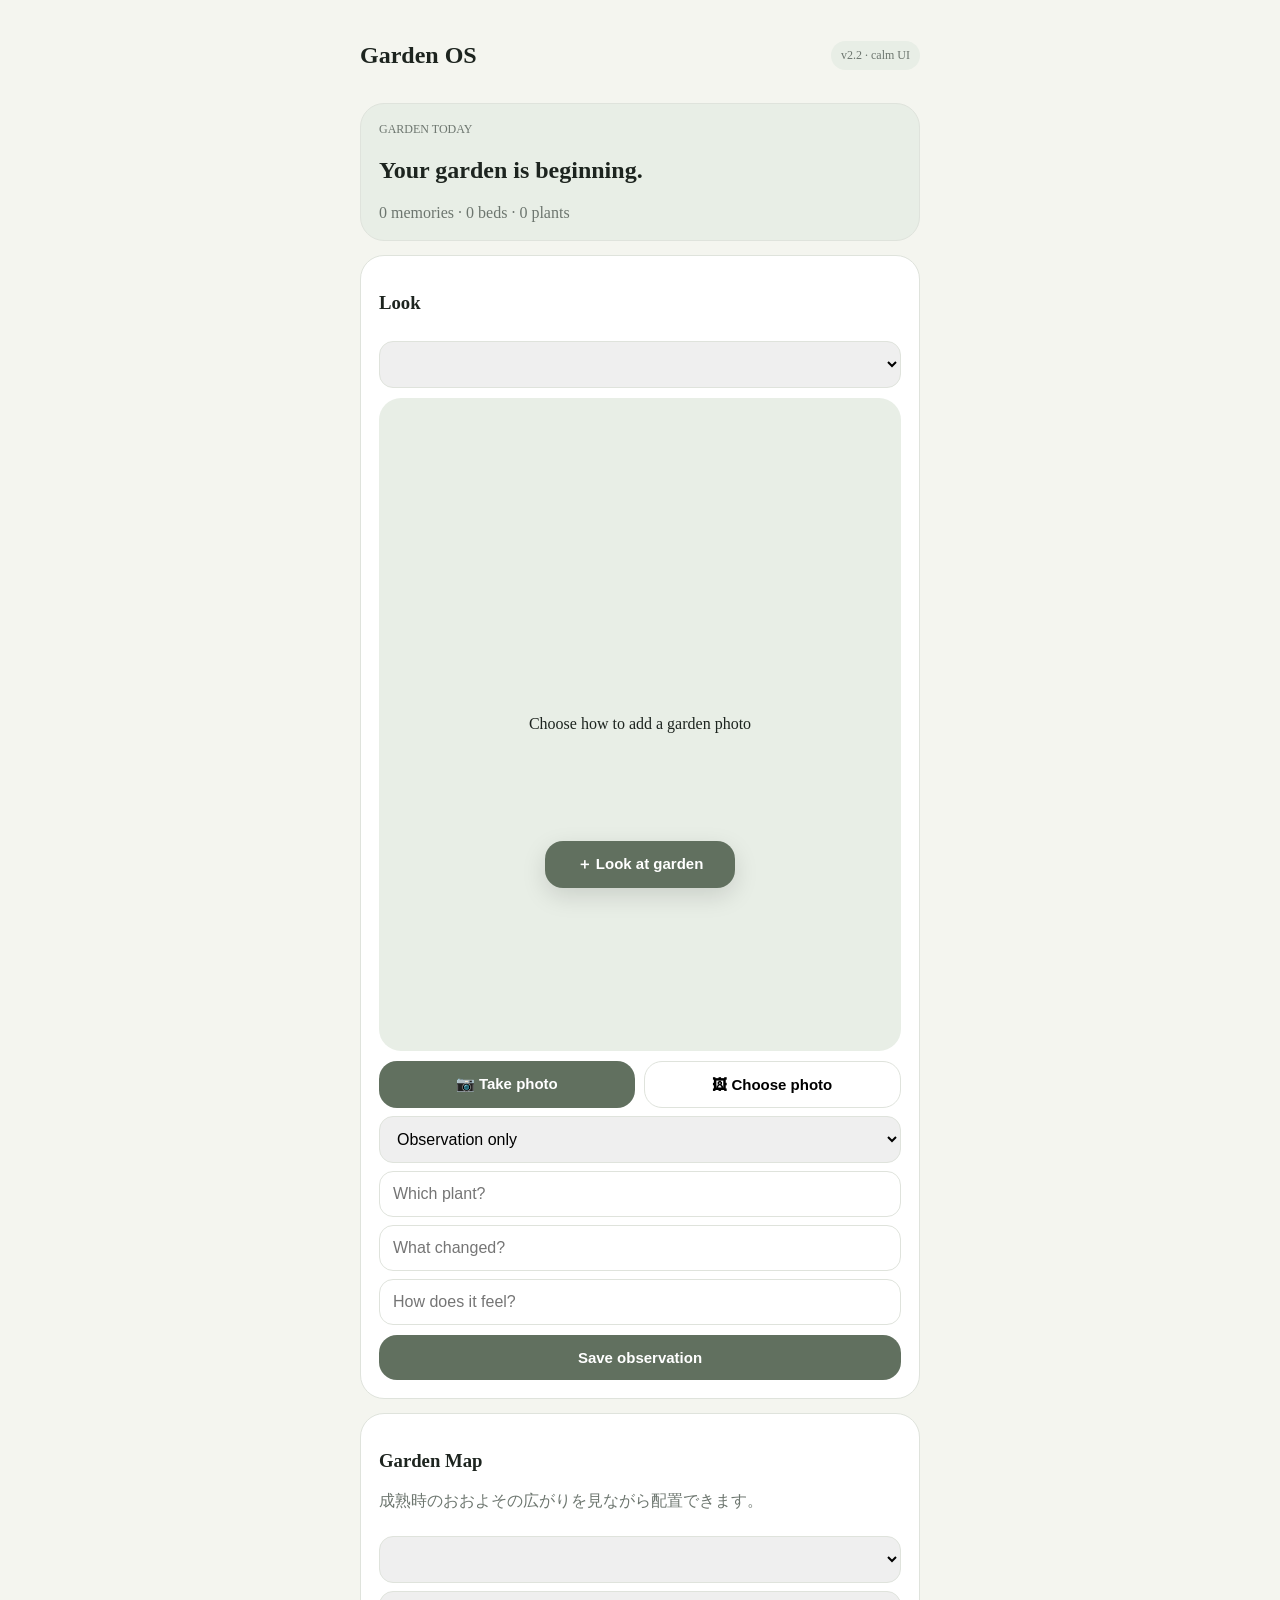
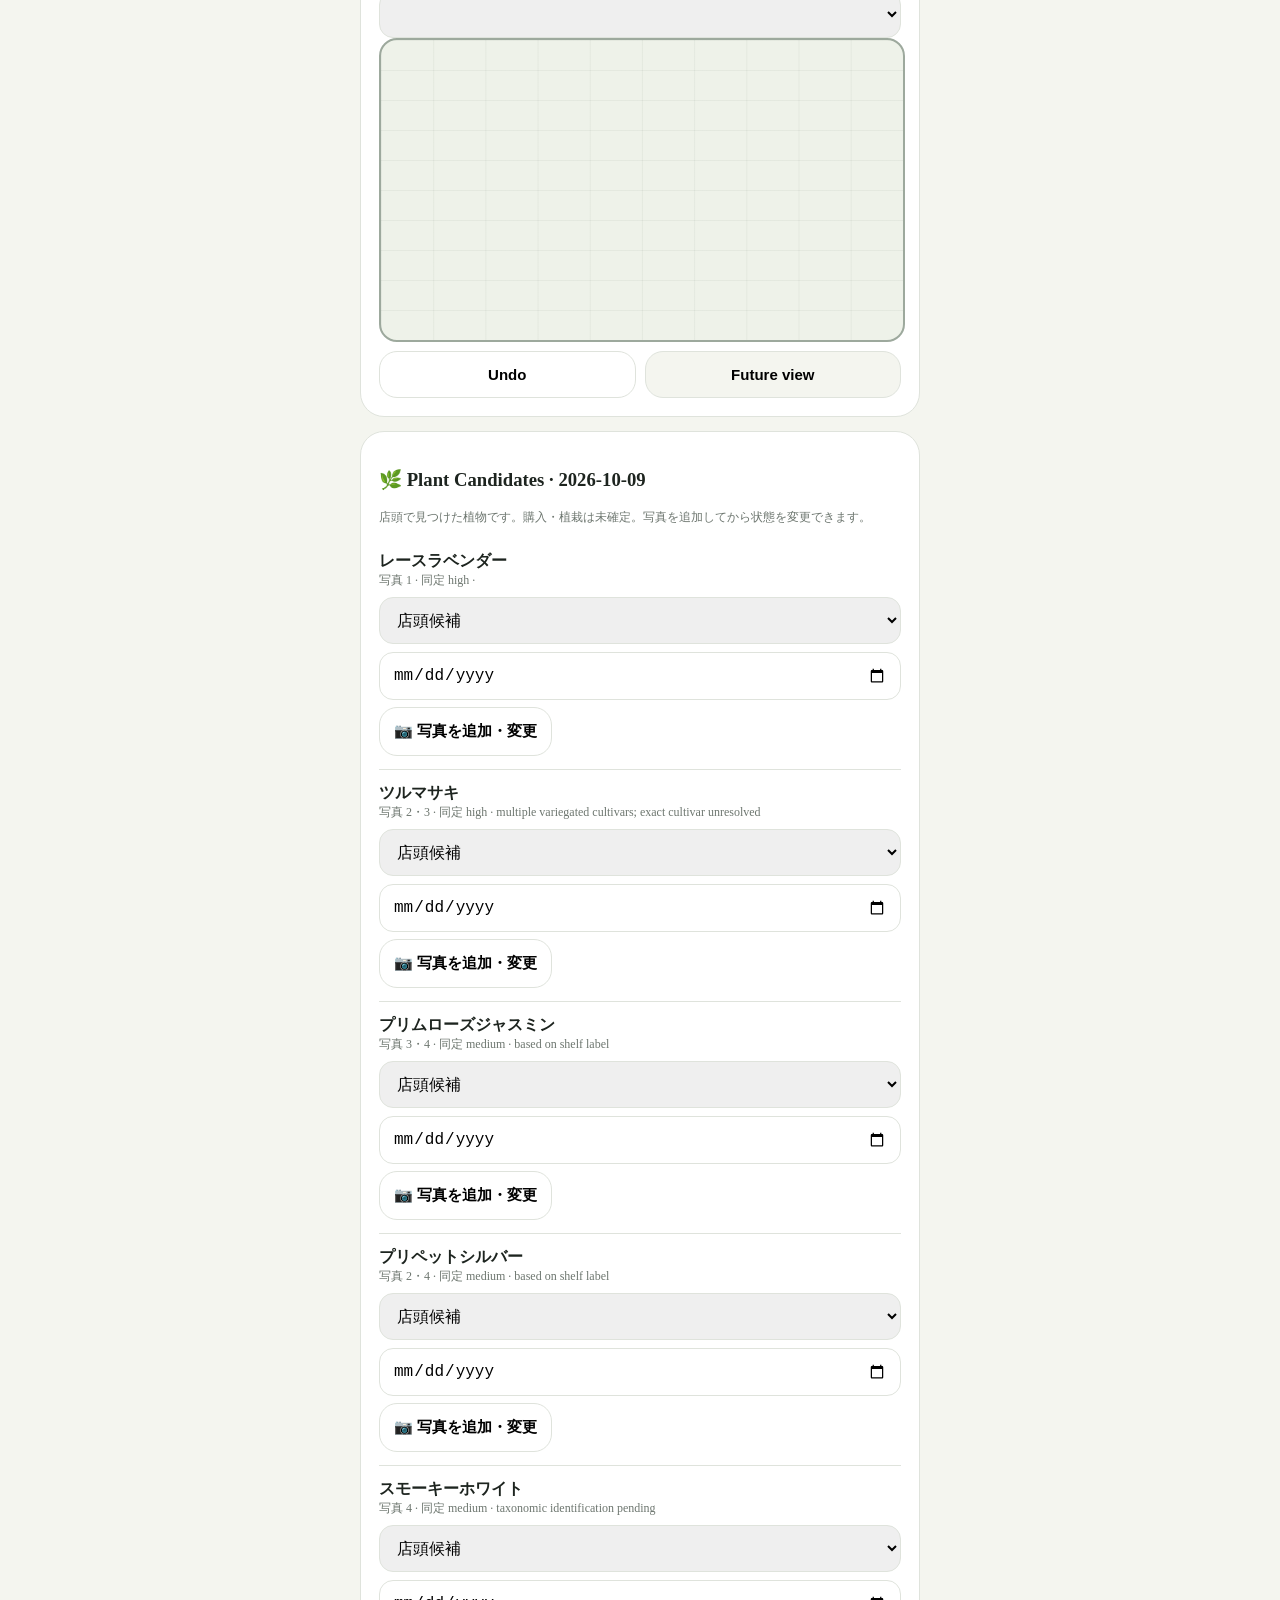
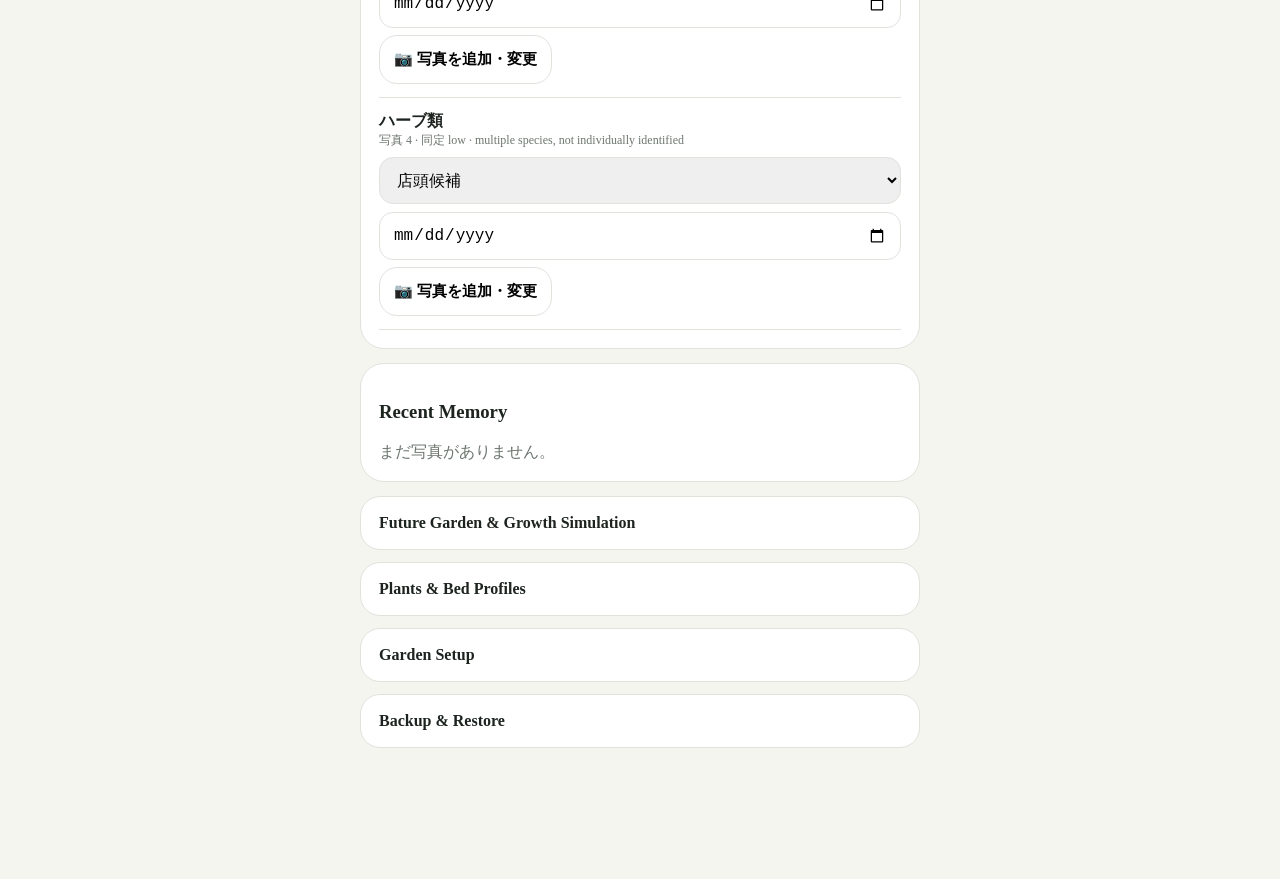
<file: index.html>
<!DOCTYPE html><html lang="ja"><head><meta charset="utf-8"><meta name="viewport" content="width=device-width,initial-scale=1,viewport-fit=cover"><title>Garden OS v2.2</title><style>body{font-family:-apple-system;background:#f4f5ef;color:#1d241f;margin:0}.app{max-width:560px;margin:auto;padding:22px 16px 60px}.brand{display:flex;justify-content:space-between;align-items:center}.pill{font-size:12px;color:#6d766f;background:#e8eee6;padding:7px 10px;border-radius:999px}.card{background:#fff;border:1px solid #dfe3dc;border-radius:24px;padding:18px;margin:14px 0}.today{background:#e8eee6}.muted,.small{color:#6d766f}.small{font-size:12px}.name{font-weight:700}.row{display:flex;gap:9px}.row>*{flex:1}.grid2{display:grid;grid-template-columns:1fr 1fr;gap:8px}button{border:0;border-radius:18px;padding:14px;font-weight:700;font-size:15px}.primary{background:#61705f;color:#fff}.ghost{background:#fff;border:1px solid #dfe3dc}.soft{background:#f4f5ef;border:1px solid #dfe3dc}.full{width:100%}select,input{width:100%;padding:13px;border:1px solid #dfe3dc;border-radius:14px;font-size:16px;box-sizing:border-box;margin-top:8px}.photo{aspect-ratio:4/5;background:#e8eee6;border-radius:22px;display:grid;place-items:center;overflow:hidden}.photo img{width:100%;height:100%;object-fit:cover}.memory{display:flex;gap:12px;padding:13px 0;border-bottom:1px solid #dfe3dc}.memory img{width:76px;height:76px;object-fit:cover;border-radius:13px}.tag{display:inline-block;font-size:11px;background:#e8eee6;padding:4px 7px;border-radius:9px;margin:5px 4px 0 0}.map{position:relative;width:100%;height:300px;border:2px solid #9da99d;border-radius:18px;background:linear-gradient(90deg,rgba(97,112,95,.07) 1px,transparent 1px),linear-gradient(rgba(97,112,95,.07) 1px,transparent 1px),#eef2e9;background-size:10% 10%;overflow:hidden}.plantdot{position:absolute;transform:translate(-50%,-50%);border:2px solid #61705f;background:rgba(255,255,255,.72);border-radius:50%;display:grid;place-items:center;text-align:center;font-size:10px;font-weight:700;line-height:1.05;padding:2px;box-sizing:border-box;min-width:28px;min-height:28px}.plantdot.overlap{border-color:#9b6a48;background:#fff1dc}.signal{margin-top:10px;padding:12px;border-radius:14px;background:#f4f5ef;font-size:13px;line-height:1.5}.warn{background:#fff1dc}.good{background:#edf3ea}.metric{font-size:25px;font-weight:750}.seg{display:flex;gap:6px;margin:10px 0}.seg button{padding:10px 8px;background:#f4f5ef;border:1px solid #dfe3dc}.seg button.active{background:#61705f;color:white}details{background:#fff;border:1px solid #dfe3dc;border-radius:20px;margin:12px 0;overflow:hidden}summary{padding:17px 18px;font-weight:750;cursor:pointer;list-style:none}summary::-webkit-details-marker{display:none}.inside{padding:0 18px 18px}.sectionhint{font-size:12px;color:#6d766f;margin-top:0}.fab{position:sticky;bottom:12px;display:flex;justify-content:center;margin-top:18px}.fab button{box-shadow:0 8px 24px rgba(0,0,0,.13);min-width:190px}</style></head><body><div class="app"><div class="brand"><h2>Garden OS</h2><div class="pill">v2.2 · calm UI</div></div><section class="card today"><div class="small">GARDEN TODAY</div><h1 id="todayTitle">Your garden is beginning.</h1><div id="todayBody" class="muted"></div></section><section class="card" id="lookCard"><h3>Look</h3><select id="bedSelect"></select><div class="photo" style="margin-top:10px"><span id="prompt">Choose how to add a garden photo</span><img id="preview" style="display:none"></div><div class="row" style="margin-top:10px"><button class="primary" onclick="cameraInput.click()">📷 Take photo</button><button class="ghost" onclick="libraryInput.click()">🖼 Choose photo</button></div><input id="cameraInput" type="file" accept="image/*" capture="environment" hidden><input id="libraryInput" type="file" accept="image/*" hidden><select id="action"><option value="">Observation only</option><option>Planted</option><option>Moved</option><option>Watered</option><option>Pruned</option><option>Fertilized</option><option>Removed</option><option>Other</option></select><input id="plant" list="plantNames" placeholder="Which plant?"><datalist id="plantNames"></datalist><input id="change" placeholder="What changed?"><input id="note" placeholder="How does it feel?"><button class="primary full" style="margin-top:10px" onclick="savePhoto()">Save observation</button><div id="saveStatus" class="signal good" style="display:none"></div></section><section class="card"><h3>Garden Map</h3><p class="muted">成熟時のおおよその広がりを見ながら配置できます。</p><select id="mapBed" onchange="renderMap()"></select><select id="mapPlant"></select><div id="gardenMap" class="map" onclick="placePlant(event)"></div><div class="row" style="margin-top:9px"><button class="ghost" onclick="clearLastMapPlant()">Undo</button><button class="soft" onclick="document.getElementById('advancedGrowth').open=true;document.getElementById('advancedGrowth').scrollIntoView({behavior:'smooth'})">Future view</button></div></section><section class="card" id="candidateCard"><h3>🌿 Plant Candidates · 2026-10-09</h3><p class="sectionhint">店頭で見つけた植物です。購入・植栽は未確定。写真を追加してから状態を変更できます。</p><div id="candidateList">読み込み中…</div><input id="candidatePhotoInput" type="file" accept="image/*" hidden><div id="candidateStatus" class="signal" style="display:none"></div></section><section class="card"><h3>Recent Memory</h3><div id="recent"></div></section><details id="advancedGrowth"><summary>Future Garden & Growth Simulation</summary><div class="inside"><select id="simBed" onchange="renderSimulation()"></select><div class="seg"><button id="s0" onclick="setHorizon(0)">Now</button><button id="s1" onclick="setHorizon(1)">1 year</button><button id="s3" onclick="setHorizon(3)">3 years</button><button id="sm" onclick="setHorizon(99)">Mature</button></div><div id="simMap" class="map"></div><div id="simSummary"></div></div></details><details><summary>Plants & Bed Profiles</summary><div class="inside"><h4>Plant Profile</h4><input id="profileName" placeholder="植物名"><select id="profileBed"></select><div class="grid2"><input id="plantedDate" type="date"><select id="growth"><option value="medium">Growth: Medium</option><option value="slow">Growth: Slow</option><option value="fast">Growth: Fast</option></select><select id="light"><option value="">Light unknown</option><option>Full sun</option><option>Part sun</option><option>Part shade</option><option>Shade</option></select><select id="water"><option value="">Water unknown</option><option>Dry</option><option>Average</option><option>Moist</option></select><input id="matureH" inputmode="numeric" placeholder="Mature height cm"><input id="matureW" inputmode="numeric" placeholder="Mature width cm"></div><button class="primary full" style="margin-top:9px" onclick="saveProfile()">Save plant profile</button><div id="profiles"></div><h4 style="margin-top:24px">Bed Profile</h4><select id="bedProfileSelect"></select><div class="grid2"><select id="orientation"><option value="">Direction unknown</option><option>North</option><option>Northeast</option><option>East</option><option>Southeast</option><option>South</option><option>Southwest</option><option>West</option><option>Northwest</option></select><select id="bedLight"><option value="">Light unknown</option><option>Full sun</option><option>Part sun</option><option>Part shade</option><option>Shade</option></select><select id="bedWater"><option value="">Moisture unknown</option><option>Dry</option><option>Average</option><option>Moist</option></select><input id="bedW" inputmode="numeric" placeholder="Width cm"><input id="bedD" inputmode="numeric" placeholder="Depth cm"></div><button class="primary full" style="margin-top:9px" onclick="saveBedProfile()">Save bed profile</button><div id="fit"></div></div></details><details><summary>Garden Setup</summary><div class="inside"><div id="beds"></div><input id="bedName" placeholder="New bed name"><button class="primary full" style="margin-top:9px" onclick="addBed()">＋ Add bed</button></div></details><details><summary>Backup & Restore</summary><div class="inside"><p class="sectionhint">大きな変更前や月1回程度のBackupがおすすめです。</p><div class="row"><button class="primary" onclick="exportBackup()">⬇ Backup</button><button class="ghost" onclick="restoreInput.click()">⬆ Restore</button></div><input id="restoreInput" type="file" accept="application/json,.json" hidden></div></details><div class="fab"><button class="primary" onclick="document.getElementById('lookCard').scrollIntoView({behavior:'smooth'})">＋ Look at garden</button></div></div><script>const KEY='gardenOS_v10',DAY=86400000;let state;try{state=JSON.parse(localStorage.getItem(KEY)||'{"beds":[],"observations":[],"profiles":[],"bedProfiles":[],"mapPlants":[]}')}catch(e){state={beds:[],observations:[],profiles:[],bedProfiles:[],mapPlants:[]}};['beds','observations','profiles','bedProfiles','mapPlants'].forEach(k=>state[k]=state[k]||[]);state.profiles.forEach(p=>p.growth=p.growth||'medium');let photo=null,horizon=1;function esc(s){return String(s??'').replace(/[&<>"']/g,m=>({'&':'&amp;','<':'&lt;','>':'&gt;','"':'&quot;',"'":'&#39;'}[m]))}function persist(){try{localStorage.setItem(KEY,JSON.stringify(state));render();return true}catch(e){alert('保存容量が足りません。Backupを作成してから写真整理を検討してください。');return false}}function bn(id){return(state.beds.find(b=>b.id===id)||{}).name||'Bed'}function addBed(){const n=bedName.value.trim();if(!n)return;state.beds.push({id:'b'+Date.now(),name:n});bedName.value='';persist()}function saveBedProfile(){if(!bedProfileSelect.value)return;let p=state.bedProfiles.find(x=>x.bedId===bedProfileSelect.value),d={bedId:bedProfileSelect.value,orientation:orientation.value,light:bedLight.value,water:bedWater.value,width:bedW.value,depth:bedD.value};if(p)Object.assign(p,d);else state.bedProfiles.push({...d,id:'bp'+Date.now()});persist()}function saveProfile(){const n=profileName.value.trim();if(!n)return alert('植物名を入力してください');let p=state.profiles.find(x=>x.name.toLowerCase()===n.toLowerCase()),d={name:n,bedId:profileBed.value,plantedDate:plantedDate.value,growth:growth.value,light:light.value,water:water.value,matureH:matureH.value,matureW:matureW.value};if(p)Object.assign(p,d);else state.profiles.push({...d,id:'p'+Date.now()});profileName.value='';persist()}function factor(p,h){if(h===99)return 1;const planted=p.plantedDate?new Date(p.plantedDate):new Date(),age=Math.max(0,(Date.now()-planted)/DAY/365.25),future=age+h,yrs={slow:5,medium:3,fast:2}[p.growth||'medium'];return Math.max(.18,Math.min(1,future/yrs))}function geom(id,h=99){const bp=state.bedProfiles.find(x=>x.bedId===id),W=Number(bp?.width)||0,D=Number(bp?.depth)||0;return state.mapPlants.filter(m=>m.bedId===id).map(m=>{const p=state.profiles.find(x=>x.id===m.profileId),mw=Number(p?.matureW)||0,w=mw*factor(p,h);return{...m,p,w,r:w/2,cx:m.x*W,cy:m.y*D}}).filter(x=>x.p)}function pairs(id,h){const a=geom(id,h),out=[];for(let i=0;i<a.length;i++)for(let j=i+1;j<a.length;j++){if(!a[i].w||!a[j].w)continue;const d=Math.hypot(a[i].cx-a[j].cx,a[i].cy-a[j].cy),need=a[i].r+a[j].r;if(d<need)out.push({a:a[i],b:a[j],overlap:need-d})}return out}function drawMap(el,id,h){const bp=state.bedProfiles.find(x=>x.bedId===id),W=Number(bp?.width)||0,over=new Set(pairs(id,h).flatMap(x=>[x.a.id,x.b.id]));el.innerHTML=geom(id,h).map(m=>{let size=42;if(W&&m.w)size=Math.max(28,Math.min(210,300*m.w/W));return '<div class="plantdot '+(over.has(m.id)?'overlap':'')+'" style="left:'+(m.x*100)+'%;top:'+(m.y*100)+'%;width:'+size+'px;height:'+size+'px">'+esc(m.p.name)+'</div>'}).join('')}function placePlant(e){const p=state.profiles.find(x=>x.id===mapPlant.value);if(!p)return alert('先にPlant Profileを登録してください');const r=gardenMap.getBoundingClientRect();state.mapPlants.push({id:'mp'+Date.now(),bedId:mapBed.value,profileId:p.id,x:(e.clientX-r.left)/r.width,y:(e.clientY-r.top)/r.height,ts:Date.now()});persist()}function clearLastMapPlant(){for(let i=state.mapPlants.length-1;i>=0;i--)if(state.mapPlants[i].bedId===mapBed.value){state.mapPlants.splice(i,1);persist();break}}function renderMap(){drawMap(gardenMap,mapBed.value,99)}function setHorizon(h){horizon=h;renderSimulation()}function renderSimulation(){['s0','s1','s3','sm'].forEach(x=>document.getElementById(x).classList.remove('active'));document.getElementById(horizon===0?'s0':horizon===1?'s1':horizon===3?'s3':'sm').classList.add('active');const id=simBed.value,bp=state.bedProfiles.find(x=>x.bedId===id);drawMap(simMap,id,horizon);if(!bp||!Number(bp.width)||!Number(bp.depth)){simSummary.innerHTML='<div class="signal">Bed ProfileにWidth / Depthを入れると解析できます。</div>';return}const g=geom(id,horizon),ps=pairs(id,horizon),area=Number(bp.width)*Number(bp.depth),cover=Math.round(Math.min(999,g.reduce((s,x)=>s+Math.PI*x.r*x.r,0)/area*100));simSummary.innerHTML='<div class="grid2"><div class="signal"><div class="metric">'+cover+'%</div>rough cover</div><div class="signal '+(ps.length?'warn':'good')+'"><div class="metric">'+ps.length+'</div>possible overlaps</div></div>'+(ps.length?'<div class="signal warn">'+ps.map(x=>esc(x.a.p.name)+' ↔ '+esc(x.b.p.name)+' · 約'+Math.round(x.overlap)+'cm').join('<br>')+'</div>':'<div class="signal good">この時点では重なりは見つかりません。</div>')}function renderFit(){const rows=[];state.profiles.forEach(p=>{const b=state.bedProfiles.find(x=>x.bedId===p.bedId);if(!b)return;const issues=[];if(p.light&&b.light&&p.light!==b.light)issues.push('Light '+p.light+' / '+b.light);if(p.water&&b.water&&p.water!==b.water)issues.push('Water '+p.water+' / '+b.water);rows.push('<div class="signal '+(issues.length?'warn':'good')+'"><strong>'+esc(p.name)+' × '+esc(bn(p.bedId))+'</strong><br>'+(issues.length?'Check: '+issues.map(esc).join(' · '):'Known conditions broadly compatible.')+'</div>')});fit.innerHTML=rows.join('')||'<div class="muted">Plant ProfileとBed Profileを登録すると照合できます。</div>'}function render(){const old={bed:bedSelect.value,map:mapBed.value,sim:simBed.value},opts=state.beds.map(b=>'<option value="'+b.id+'">'+esc(b.name)+'</option>').join('');[bedSelect,mapBed,simBed,profileBed,bedProfileSelect].forEach(x=>x.innerHTML=opts);if(state.beds.some(b=>b.id===old.bed))bedSelect.value=old.bed;if(state.beds.some(b=>b.id===old.map))mapBed.value=old.map;if(state.beds.some(b=>b.id===old.sim))simBed.value=old.sim;mapPlant.innerHTML=state.profiles.map(p=>'<option value="'+p.id+'">'+esc(p.name)+'</option>').join('');plantNames.innerHTML=state.profiles.map(p=>'<option value="'+esc(p.name)+'"></option>').join('');beds.innerHTML=state.beds.map(b=>'<div class="memory"><div><div class="name">'+esc(b.name)+'</div></div></div>').join('')||'<div class="muted">まだ花壇がありません。</div>';profiles.innerHTML=state.profiles.map(p=>'<div class="memory"><div><div class="name">🌱 '+esc(p.name)+'</div><div class="small">'+esc(bn(p.bedId))+' · '+esc(p.growth)+' · mature width '+esc(p.matureW||'?')+'cm</div></div></div>').join('');renderMap();renderSimulation();renderFit();const latest=[...state.observations].sort((a,b)=>b.ts-a.ts)[0],d=latest?Math.floor((Date.now()-latest.ts)/DAY):null;todayTitle.textContent=!latest?'Your garden is beginning.':d===0?'You looked at the garden today.':d+' days since your last look.';todayBody.textContent=state.observations.length+' memories · '+state.beds.length+' beds · '+state.profiles.length+' plants';recent.innerHTML=state.observations.slice(-8).reverse().map(o=>'<div class="memory"><img src="'+o.photo+'"><div><div class="name">'+esc(bn(o.bedId))+'</div><div class="small">'+new Date(o.ts).toLocaleString()+'</div>'+(o.plant?'<span class="tag">🌱 '+esc(o.plant)+'</span>':'')+(o.change?'<div class="small">'+esc(o.change)+'</div>':'')+'</div></div>').join('')||'<div class="muted">まだ写真がありません。</div>'}async function compress(f){return new Promise(res=>{const r=new FileReader();r.onload=()=>{const i=new Image();i.onload=()=>{const s=Math.min(1,1280/Math.max(i.width,i.height)),c=document.createElement('canvas');c.width=Math.round(i.width*s);c.height=Math.round(i.height*s);c.getContext('2d').drawImage(i,0,0,c.width,c.height);res(c.toDataURL('image/jpeg',.72))};i.src=r.result};r.readAsDataURL(f)})}async function choose(e){if(!e.target.files[0])return;photo=await compress(e.target.files[0]);preview.src=photo;preview.style.display='block';prompt.style.display='none'}cameraInput.addEventListener('change',choose);libraryInput.addEventListener('change',choose);function savePhoto(){if(!bedSelect.value||!photo)return alert('花壇と写真を選んでください');state.observations.push({id:'o'+Date.now(),bedId:bedSelect.value,photo,ts:Date.now(),action:action.value,plant:plant.value.trim(),change:change.value.trim(),note:note.value.trim()});if(persist()){photo=null;preview.style.display='none';prompt.style.display='block';action.value='';plant.value='';change.value='';note.value='';saveStatus.textContent='✓ Garden memory saved';saveStatus.style.display='block';recent.scrollIntoView({behavior:'smooth'})}}function exportBackup(){const b=new Blob([JSON.stringify({format:'GardenOSBackup',version:'2.2',createdAt:new Date().toISOString(),data:state})],{type:'application/json'}),u=URL.createObjectURL(b),a=document.createElement('a');a.href=u;a.download='garden-os-backup-'+new Date().toISOString().slice(0,10)+'.json';a.click();setTimeout(()=>URL.revokeObjectURL(u),1000)}restoreInput.addEventListener('change',e=>{const f=e.target.files[0];if(!f)return;const r=new FileReader();r.onload=()=>{try{const x=JSON.parse(r.result);if(x.format!=='GardenOSBackup'||!x.data)throw 0;if(confirm('現在のGarden OSデータを、このバックアップで置き換えますか？')){state=x.data;['beds','observations','profiles','bedProfiles','mapPlants'].forEach(k=>state[k]=state[k]||[]);state.profiles.forEach(p=>p.growth=p.growth||'medium');persist();alert('復元しました。')}}catch(_){alert('読み込めないバックアップです。')}};r.readAsText(f);restoreInput.value=''});render();const CANDIDATE_KEY='gardenOS_candidates_v1';let candidateData=null,candidatePhotoTarget=-1;let candidateState={};try{candidateState=JSON.parse(localStorage.getItem(CANDIDATE_KEY)||'{}')}catch(_){candidateState={}}function candidatePersist(){try{localStorage.setItem(CANDIDATE_KEY,JSON.stringify(candidateState));return true}catch(e){alert('写真の保存容量が足りません。小さい画像を選んでください。');return false}}function candidateName(t){return t.nameJa||t.displayLabel||'未同定'}function candidateRender(){const el=document.getElementById('candidateList');if(!candidateData){el.textContent='候補データを読み込めませんでした。';return}el.innerHTML=candidateData.taxa.map((t,i)=>{const v=candidateState[i]||{},st=v.status||'candidate';return '<div class="memory" style="align-items:flex-start"><div style="flex:1;min-width:0">'+(v.photo?'<img src="'+v.photo+'" alt="追加した植物写真" style="width:100%;max-width:180px;height:125px;object-fit:cover;border-radius:12px">':'')+'<div class="name">'+esc(candidateName(t))+'</div><div class="small">写真 '+t.photoIndices.join('・')+' · 同定 '+esc(t.confidence)+' · '+esc(t.note||'')+'</div><select aria-label="'+esc(candidateName(t))+' の状態" onchange="candidateSetStatus('+i+',this.value)"><option value="candidate" '+(st==='candidate'?'selected':'')+'>店頭候補</option><option value="purchased" '+(st==='purchased'?'selected':'')+'>購入済み</option><option value="planted" '+(st==='planted'?'selected':'')+'>植栽済み</option></select><input type="date" aria-label="植え付け日" value="'+esc(v.plantedDate||'')+'" onchange="candidateSetDate('+i+',this.value)"><button class="ghost" style="margin-top:7px" onclick="candidateChoosePhoto('+i+')">📷 写真を追加・変更</button></div></div>'}).join('')}function candidateSetStatus(i,status){const v=candidateState[i]||{};if(status==='planted'&&!v.plantedDate){alert('植え付け日を入力してください。');candidateRender();return}candidateState[i]={...v,status};candidatePersist();candidateRender()}function candidateSetDate(i,date){candidateState[i]={...(candidateState[i]||{}),plantedDate:date};candidatePersist();candidateRender()}function candidateChoosePhoto(i){candidatePhotoTarget=i;document.getElementById('candidatePhotoInput').click()}document.getElementById('candidatePhotoInput').addEventListener('change',async e=>{const f=e.target.files[0];if(!f||candidatePhotoTarget<0)return;const i=candidatePhotoTarget,previous=candidateState[i];candidateState[i]={...(previous||{}),photo:await compress(f)};if(!candidatePersist()){if(previous)candidateState[i]=previous;else delete candidateState[i]}candidateRender();e.target.value=''});async function loadCandidates(){try{const r=await fetch('./data/observations/2026-10-09-store-candidates.json',{cache:'no-store'});if(!r.ok)throw Error(r.status);const d=await r.json();if(!Array.isArray(d.taxa))throw Error('invalid data');candidateData=d;candidateRender()}catch(e){document.getElementById('candidateList').textContent='候補データを取得できません。GitHub Pagesから開いて再読み込みしてください。'}}loadCandidates();</script></body></html>
</file>
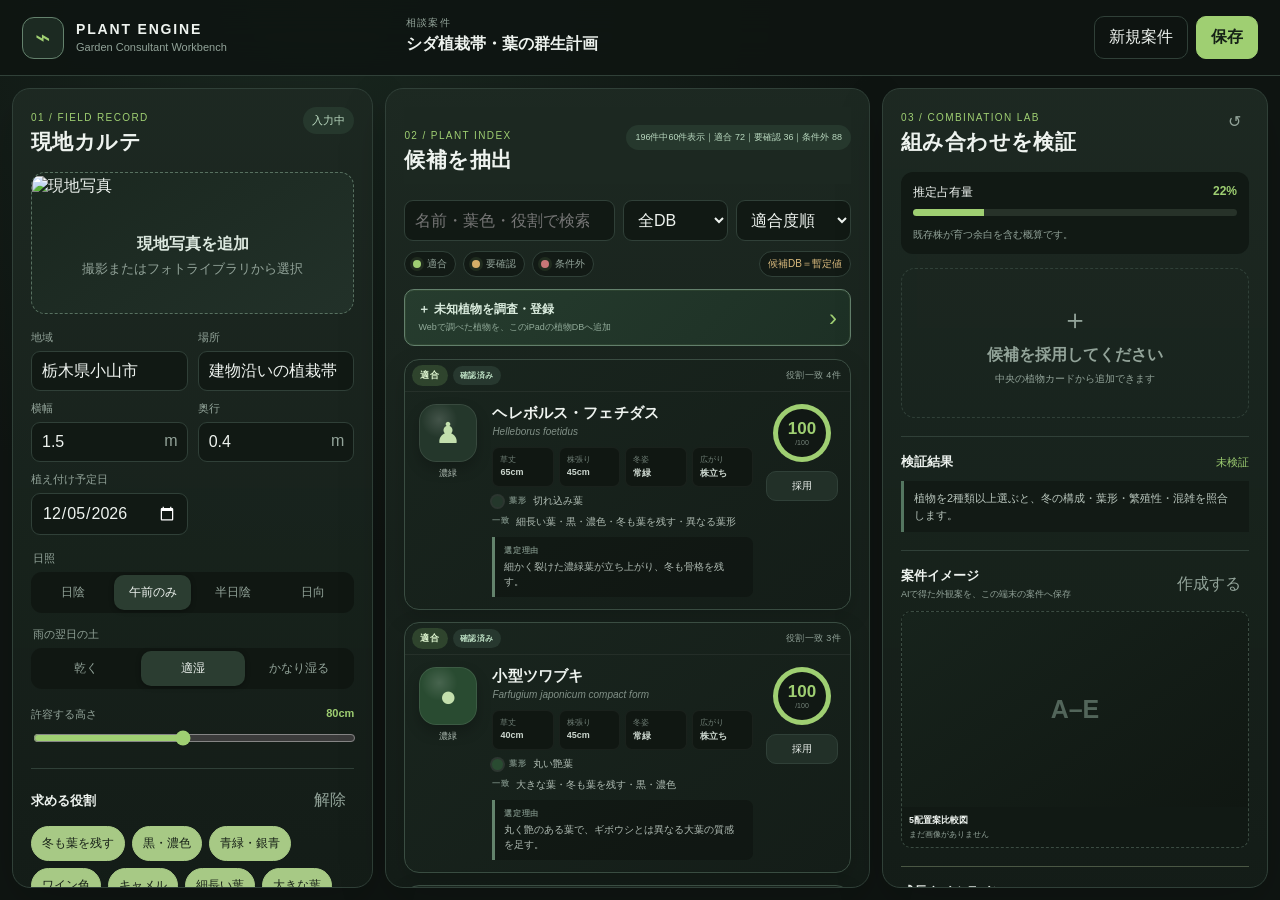
<file: plant-engine/index.html>
<!doctype html>
<html lang="ja">
  <head>
    <meta charset="UTF-8" />
    <meta name="viewport" content="width=device-width, initial-scale=1, viewport-fit=cover" />
    <meta name="theme-color" content="#18231e" />
    <meta name="apple-mobile-web-app-capable" content="yes" />
    <meta name="apple-mobile-web-app-status-bar-style" content="black-translucent" />
    <meta name="apple-mobile-web-app-title" content="Plant Engine" />
    <title>Plant Engine</title>
    <link rel="manifest" href="manifest.webmanifest?v=0.6.2" />
    <link rel="apple-touch-icon" href="icons/icon.svg" />
    <link rel="stylesheet" href="styles.css?v=0.6.2" />
  </head>
  <body>
    <header class="topbar">
      <div class="brand">
        <span class="brand-mark" aria-hidden="true">⌁</span>
        <div>
          <strong>PLANT ENGINE</strong>
          <span>Garden Consultant Workbench</span>
        </div>
      </div>
      <div class="case-title">
        <label for="caseName">相談案件</label>
        <input id="caseName" value="シダ植栽帯・葉の群生計画" />
      </div>
      <div class="top-actions">
        <button class="ghost" id="newCase">新規案件</button>
        <button class="primary" id="saveCase">保存</button>
      </div>
    </header>

    <main class="workbench">
      <section class="panel site-panel" aria-labelledby="siteHeading">
        <div class="panel-heading">
          <div><span class="eyebrow">01 / FIELD RECORD</span><h1 id="siteHeading">現地カルテ</h1></div>
          <span class="status-dot">入力中</span>
        </div>

        <div class="photo-drop" id="photoStage">
          <input id="photoInput" type="file" accept="image/*" capture="environment" />
          <img id="photoPreview" alt="現地写真" hidden />
          <div id="photoMarkerLayer" class="photo-marker-layer" aria-label="既存植物の位置"></div>
          <label id="photoPrompt" for="photoInput"><b>現地写真を追加</b><small>撮影またはフォトライブラリから選択</small></label>
          <label id="photoReplace" class="photo-replace" for="photoInput" hidden>写真を変更</label>
          <span id="placementHint" class="placement-hint" hidden>写真上の位置をタップ</span>
        </div>

        <div class="field-grid">
          <label><span>地域</span><input id="region" value="栃木県小山市" /></label>
          <label><span>場所</span><input id="location" value="建物沿いの植栽帯" /></label>
          <label><span>横幅</span><div class="unit-input"><input id="width" type="number" value="1.5" step="0.1" /><i>m</i></div></label>
          <label><span>奥行</span><div class="unit-input"><input id="depth" type="number" value="0.4" step="0.1" /><i>m</i></div></label>
          <label><span>植え付け予定日</span><input id="plantingDate" type="date" /></label>
        </div>

        <fieldset>
          <legend>日照</legend>
          <div class="segmented" data-field="sun">
            <button data-value="shade">日陰</button><button class="active" data-value="morning">午前のみ</button><button data-value="part">半日陰</button><button data-value="sun">日向</button>
          </div>
        </fieldset>
        <fieldset>
          <legend>雨の翌日の土</legend>
          <div class="segmented" data-field="moisture">
            <button data-value="dry">乾く</button><button class="active" data-value="moist">適湿</button><button data-value="wet">かなり湿る</button>
          </div>
        </fieldset>

        <div class="slider-row">
          <label for="maxHeight">許容する高さ <output id="heightOutput">80cm</output></label>
          <input id="maxHeight" type="range" min="20" max="150" value="80" step="10" />
        </div>

        <div class="subsection">
          <div class="subheading"><h2>求める役割</h2><button class="text-button" id="clearRoles">解除</button></div>
          <div class="chips" id="roleChips"></div>
        </div>

        <div class="subsection">
          <div class="subheading"><div><h2>既存植物</h2><small>「位置指定」後、写真上をタップ</small></div></div>
          <div class="existing-list" id="existingList"></div>
          <div class="existing-add"><input id="existingName" placeholder="既存植物名" /><input id="existingDetail" placeholder="例：2株・残す" /><button type="button" id="addExisting">追加</button></div>
        </div>
      </section>

      <section class="panel candidates-panel" aria-labelledby="candidateHeading">
        <div class="panel-heading sticky-heading">
          <div><span class="eyebrow">02 / PLANT INDEX</span><h1 id="candidateHeading">候補を抽出</h1></div>
          <span class="result-count" id="resultCount">—</span>
        </div>
        <div class="search-row">
          <input id="plantSearch" type="search" placeholder="名前・葉色・役割で検索" />
          <select id="databaseFilter" aria-label="データ区分"><option value="all">全DB</option><option value="core">確認済み</option><option value="candidate">候補DB</option><option value="custom">端末DB</option></select>
          <select id="sortMode" aria-label="並び順"><option value="score">適合度順</option><option value="height">高さ順</option><option value="name">名前順</option></select>
        </div>
        <div class="legend"><span><i class="fit"></i>適合</span><span><i class="caution"></i>要確認</span><span><i class="reject"></i>条件外</span><span class="candidate-key">候補DB＝暫定値</span></div>
        <button type="button" class="research-entry" id="openResearch"><span><b>＋ 未知植物を調査・登録</b><small>Webで調べた植物を、このiPadの植物DBへ追加</small></span><i>›</i></button>
        <div id="plantList" class="plant-list"></div>
        <button type="button" class="ghost load-more" id="loadMore" hidden>さらに表示</button>
      </section>

      <section class="panel plan-panel" aria-labelledby="planHeading">
        <div class="panel-heading">
          <div><span class="eyebrow">03 / COMBINATION LAB</span><h1 id="planHeading">組み合わせを検証</h1></div>
          <button class="icon-button" id="clearSelection" title="選択を解除">↺</button>
        </div>

        <div class="site-meter">
          <div class="meter-label"><span>推定占有量</span><strong id="occupancyText">0%</strong></div>
          <div class="meter"><span id="occupancyBar"></span></div>
          <small id="occupancyNote">候補を採用すると成長後の混雑を試算します。</small>
        </div>

        <div id="selectionEmpty" class="empty-state">
          <span>＋</span><b>候補を採用してください</b><small>中央の植物カードから追加できます</small>
        </div>
        <div id="selectionList" class="selection-list"></div>

        <div class="diagnostics">
          <div class="subheading"><h2>検証結果</h2><span id="diagnosticScore">未検証</span></div>
          <div id="diagnosticList" class="diagnostic-list">
            <p>植物を2種類以上選ぶと、冬の構成・葉形・繁殖性・混雑を照合します。</p>
          </div>
        </div>

        <section class="case-visuals" aria-labelledby="visualsHeading">
          <div class="subheading"><div><h2 id="visualsHeading">案件イメージ</h2><small>AIで得た外観案を、この端末の案件へ保存</small></div><button type="button" class="text-button" id="openVisualPlanner">作成する</button></div>
          <div id="conceptBoard" class="concept-board comparison-board"></div>
        </section>

        <section class="case-visuals growth-visuals" aria-labelledby="growthHeading">
          <div class="subheading"><div><h2 id="growthHeading">成長タイムライン</h2><small>1・2・3・6か月後と1年後</small></div><button type="button" class="text-button" id="openGrowthPlanner">作成する</button></div>
          <div id="growthBoard" class="concept-board growth-board"></div>
        </section>

        <div class="plan-actions">
          <button class="ghost" id="copySummary">相談メモをコピー</button>
          <button class="primary" id="makePlan">採用案を確定</button>
        </div>
      </section>
    </main>

    <div class="toast" id="toast" role="status" aria-live="polite"></div>

    <dialog id="researchDialog" class="research-dialog">
      <div class="research-shell">
        <header class="research-header">
          <div><span class="eyebrow">PLANT RESEARCH INTAKE</span><h2>未知植物を調査・登録</h2></div>
          <button type="button" class="dialog-close" id="closeResearch" aria-label="閉じる">×</button>
        </header>
        <div class="research-flow">
          <section class="research-step">
            <div class="step-number">1</div>
            <div><label for="researchName">調べたい植物名</label><input id="researchName" placeholder="例：斑入りヤブコウジ" /><small>和名、流通名、学名のいずれでも構いません。</small></div>
          </section>
          <section class="research-step">
            <div class="step-number">2</div>
            <div><div class="research-label-row"><label for="researchPrompt">Web調査用プロンプト</label><button type="button" class="mini-button" id="buildPrompt">生成</button></div><textarea id="researchPrompt" readonly placeholder="植物名を入力して「生成」を押してください"></textarea><button type="button" class="ghost research-copy" id="copyResearchPrompt">プロンプトをコピー</button></div>
          </section>
          <section class="research-step">
            <div class="step-number">3</div>
            <div><label for="researchJson">調査結果JSONを貼り付け</label><textarea id="researchJson" spellcheck="false" placeholder='{"name":"…","latin":"…"}'></textarea><small>出典URLを含むJSONを貼り付けます。Markdownのコード枠が付いていても読み取れます。</small></div>
          </section>
          <section class="research-step final-step">
            <div class="step-number">4</div>
            <div><button type="button" class="primary" id="registerPlant">検証して植物DBへ登録</button><p id="researchStatus" class="research-status">未検証</p></div>
          </section>
        </div>
        <section class="custom-library">
          <div class="subheading"><h3>このiPadに登録した植物</h3><span id="customPlantCount">0件</span></div>
          <div id="customPlantList" class="custom-plant-list"></div>
        </section>
      </div>
    </dialog>

    <dialog id="visualDialog" class="research-dialog visual-dialog">
      <div class="research-shell">
        <header class="research-header">
          <div><span class="eyebrow">AI GARDEN VISUALIZER</span><h2>採用案から外観イメージを作る</h2></div>
          <button type="button" class="dialog-close" id="closeVisualPlanner" aria-label="閉じる">×</button>
        </header>
        <div class="visual-flow">
          <section class="visual-step">
            <span class="step-number">1</span>
            <div><h3>現地写真をAIへ添付</h3><p>現地カルテに使った写真を、画像生成AIにも添付してください。建物・縁石・通路などを勝手に変えないための基準になります。</p></div>
          </section>
          <section class="visual-step prompt-step">
            <span class="step-number">2</span>
            <div><div class="render-style-picker"><label for="visualStyle">生成する表現</label><select id="visualStyle"><option value="sketch">設計スケッチ｜高速・比較向け</option><option value="photo">写真調｜最終確認向け</option></select><small id="visualStyleNote">現実に近い植物色を保った、色鉛筆＋淡い水彩の設計パース</small></div><div class="research-label-row"><label for="visualPrompt">5案生成用プロンプト</label><button type="button" class="mini-button" id="buildVisualPrompt">再生成</button></div><textarea id="visualPrompt" readonly></textarea><button type="button" class="primary visual-copy" id="copyVisualPrompt">プロンプトをコピー</button></div>
          </section>
          <section class="visual-step">
            <span class="step-number">3</span>
            <div><h3>5案比較図を案件へ貼り付け</h3><p>A〜Eが一枚にまとまった画像を保存します。画像はGitHubへ送られず、この端末内だけに保存されます。</p><div id="visualUploadGrid" class="visual-upload-grid comparison-upload"></div></div>
          </section>
          <section class="timeline-divider">
            <span class="eyebrow">GROWTH TIMELINE</span><h3>同じ配置の時間変化を作る</h3><p>採用した配置を固定し、季節・休眠・活着を考慮した5時点を比較します。これは確定予報ではなく、管理計画のための推定イメージです。</p>
          </section>
          <section class="visual-step prompt-step">
            <span class="step-number">4</span>
            <div><div class="growth-controls"><label for="growthStageSelect">作成する時点</label><select id="growthStageSelect"><option value="0">1か月後</option><option value="1">2か月後</option><option value="2">3か月後</option><option value="3">6か月後</option><option value="4">1年後</option></select></div><div class="research-label-row"><label for="growthPrompt">選択時点の5案比較図プロンプト</label><button type="button" class="mini-button" id="buildGrowthPrompt">再生成</button></div><textarea id="growthPrompt" readonly></textarea><button type="button" class="primary visual-copy" id="copyGrowthPrompt">プロンプトをコピー</button></div>
          </section>
          <section class="visual-step">
            <span class="step-number">5</span>
            <div><h3>成長予測画像を案件へ保存</h3><p>AIへ現地写真と最初の5案比較図を添付してください。時点ごとに生成した1枚を、対応する枠へ保存します。</p><div id="growthUploadGrid" class="visual-upload-grid"></div></div>
          </section>
        </div>
      </div>
    </dialog>

    <script src="plant-candidates.js?v=0.6.2"></script>
    <script src="app.js?v=0.6.2"></script>
  </body>
</html>
</file>
<file: plant-engine/styles.css>
:root {
  color-scheme: dark;
  --bg: #0f1512;
  --panel: #17201b;
  --panel-2: #1c2821;
  --line: #304038;
  --text: #eef3ef;
  --muted: #92a399;
  --green: #9fcf72;
  --green-2: #4f815a;
  --amber: #d4ae68;
  --red: #c77777;
  --wine: #7d465e;
  --radius: 18px;
  font-family: Inter, ui-sans-serif, -apple-system, BlinkMacSystemFont, "Hiragino Sans", "Yu Gothic UI", sans-serif;
}
* { box-sizing: border-box; }
body { margin: 0; min-height: 100dvh; background: radial-gradient(circle at 25% 0%, #1a2820 0, var(--bg) 42%); color: var(--text); }
button, input, select { font: inherit; }
button { touch-action: manipulation; }
.topbar { height: 76px; display: grid; grid-template-columns: minmax(220px,1fr) minmax(280px,1.3fr) minmax(220px,1fr); align-items: center; gap: 24px; padding: 12px 22px; border-bottom: 1px solid var(--line); background: rgba(15,21,18,.92); position: sticky; top: 0; z-index: 20; backdrop-filter: blur(20px); }
.brand { display:flex; align-items:center; gap:12px; }
.brand-mark { width:42px;height:42px;border:1px solid #64826d;border-radius:12px;display:grid;place-items:center;color:var(--green);font-size:26px;background:#1c2a22; }
.brand strong { display:block; letter-spacing:.13em; font-size:14px; }
.brand span:not(.brand-mark) { color:var(--muted); font-size:11px; }
.case-title label { display:block; color:var(--muted); font-size:10px; letter-spacing:.12em; text-transform:uppercase; }
.case-title input { width:100%; border:0; border-bottom:1px solid transparent; background:transparent; color:var(--text); font-weight:650; padding:5px 0; outline:0; }
.case-title input:focus { border-color:var(--green-2); }
.top-actions,.plan-actions { display:flex; justify-content:flex-end; gap:8px; }
button { border:1px solid var(--line); border-radius:10px; padding:10px 14px; background:#223028; color:var(--text); cursor:pointer; }
button:active { transform:translateY(1px); }
.primary { background:var(--green); color:#152016; border-color:var(--green); font-weight:750; }
.ghost { background:transparent; }
.workbench { display:grid; grid-template-columns:minmax(280px,.88fr) minmax(360px,1.18fr) minmax(300px,.94fr); gap:12px; padding:12px; height:calc(100dvh - 76px); }
.panel { min-width:0; overflow:auto; border:1px solid var(--line); border-radius:var(--radius); background:linear-gradient(180deg,rgba(29,41,34,.96),rgba(20,29,24,.98)); padding:18px; box-shadow:0 16px 50px rgba(0,0,0,.16); }
.panel-heading { display:flex; align-items:flex-start; justify-content:space-between; gap:12px; margin-bottom:16px; }
.panel-heading h1 { margin:3px 0 0; font-size:21px; letter-spacing:.02em; }
.eyebrow { color:var(--green); font-size:10px; letter-spacing:.14em; }
.status-dot,.result-count { padding:6px 9px; border-radius:999px; background:#26382d; color:#b9d8bf; font-size:11px; }
.result-count { white-space:nowrap;font-size:9px; }
.photo-drop { min-height:142px; border:1px dashed #577060; border-radius:14px; display:grid; place-items:center; position:relative; overflow:hidden; background:linear-gradient(145deg,#1a271f,#223129); }
.photo-drop input { display:none; }
.photo-drop img { display:block;width:100%;height:auto;max-height:320px;object-fit:contain; }
#photoPrompt { display:grid; gap:5px; text-align:center; color:#dce8df;cursor:pointer;padding:32px;width:100%; }
#photoPrompt small { color:var(--muted); }
.photo-replace { position:absolute;right:7px;bottom:7px;z-index:4;padding:6px 8px;border-radius:7px;background:rgba(13,20,16,.84);color:#d7e4da;font-size:9px;cursor:pointer;backdrop-filter:blur(5px); }
.photo-marker-layer { position:absolute;inset:0;z-index:2;pointer-events:none; }
.photo-marker { position:absolute;transform:translate(-50%,-50%);width:auto!important;min-width:26px;height:26px!important;padding:0!important;border:2px solid #eef6e9!important;border-radius:50%!important;background:#5d8d57!important;color:#fff!important;box-shadow:0 2px 9px rgba(0,0,0,.6);pointer-events:auto; }
.photo-marker b { font-size:9px; }.photo-marker span { position:absolute;left:50%;top:27px;transform:translateX(-50%);max-width:110px;padding:3px 5px;border-radius:5px;background:rgba(11,17,13,.88);font-size:8px;white-space:nowrap;overflow:hidden;text-overflow:ellipsis; }
.placement-hint { position:absolute;left:50%;top:8px;z-index:5;transform:translateX(-50%);padding:6px 10px;border-radius:99px;background:#f0d58e;color:#283020;font-size:9px;font-weight:800;box-shadow:0 3px 12px rgba(0,0,0,.4); }
.photo-drop.placing { border-style:solid;border-color:#f0d58e;cursor:crosshair;box-shadow:0 0 0 2px rgba(240,213,142,.14); }
.field-grid { display:grid; grid-template-columns:1fr 1fr; gap:10px; margin:16px 0; }
.field-grid label>span, fieldset legend,.slider-row label { color:var(--muted); font-size:11px; display:block; margin-bottom:6px; }
.field-grid input,.search-row input,.search-row select { width:100%; border:1px solid var(--line); background:#111914; color:var(--text); border-radius:9px; padding:10px; outline:none; }
.field-grid input:focus,.search-row input:focus { border-color:#6d9278; }
.unit-input { position:relative; }
.unit-input input { padding-right:30px; }
.unit-input i { position:absolute; right:10px; top:10px; color:var(--muted); font-style:normal; }
fieldset { border:0; padding:0; margin:14px 0; }
.segmented { display:grid; grid-auto-flow:column; grid-auto-columns:1fr; gap:3px; padding:3px; background:#101712; border-radius:11px; }
.segmented button { padding:9px 4px; background:transparent; border:0; color:var(--muted); font-size:12px; }
.segmented button.active { background:#2b3d31; color:var(--text); box-shadow:0 1px 5px rgba(0,0,0,.35); }
.slider-row { margin:18px 0; }
.slider-row label { display:flex; justify-content:space-between; }
.slider-row output { color:var(--green); font-weight:700; }
input[type="range"] { width:100%; accent-color:var(--green); }
.subsection { border-top:1px solid var(--line); margin-top:18px; padding-top:16px; }
.subsection h2,.diagnostics h2 { font-size:13px; margin:0; }
.subheading { display:flex; justify-content:space-between; align-items:center; margin-bottom:10px; }
.text-button,.icon-button { padding:5px 8px; background:transparent; color:var(--muted); border:0; }
.chips { display:flex; flex-wrap:wrap; gap:7px; }
.chip { padding:8px 10px; border-radius:999px; font-size:12px; background:#162019; color:var(--muted); }
.chip.active { color:#172017; background:#a7c985; border-color:#a7c985; }
.existing-list { display:grid; gap:7px; }
.existing-item { display:grid; grid-template-columns:minmax(0,1fr) auto auto 28px; gap:6px; align-items:center; background:#121a15; padding:7px 8px 7px 10px; border-radius:9px; color:#ced8d1; font-size:12px; }
.existing-item>span { min-width:0;overflow:hidden;text-overflow:ellipsis; }.existing-item>span small { display:block;margin-top:2px;color:#74857b;font-size:8px; }
.existing-list b { color:var(--green); }
.existing-item button { width:28px; height:28px; padding:0; border:0; border-radius:7px; background:#26332b; color:var(--muted); font-size:17px; }
.existing-item .position-button { width:auto;height:28px;padding:0 7px;border:1px solid #43594b;color:#bcd1c2;font-size:8px; }
.existing-item.placing { box-shadow:0 0 0 1px #d7b86f;background:#252719; }
.existing-add { display:grid;grid-template-columns:1fr 90px auto;gap:5px;margin-top:7px; }.existing-add input { min-width:0;width:100%;padding:7px;border:1px solid var(--line);border-radius:7px;background:#101712;color:var(--text);font-size:9px; }.existing-add button { padding:7px 9px;font-size:9px; }
.existing-empty { padding:10px; border:1px dashed var(--line); border-radius:9px; color:var(--muted); font-size:12px; text-align:center; }
.sticky-heading { position:sticky; top:-18px; z-index:4; background:#1c2821; padding:18px 0 10px; }
.research-entry { width:100%;display:flex;justify-content:space-between;align-items:center;margin:0 0 13px;padding:11px 13px;text-align:left;border-color:#63806c;background:linear-gradient(135deg,#263c2e,#1d3025);color:#d9ebdd;box-shadow:inset 0 0 0 1px rgba(159,207,114,.08); }
.research-entry span { display:grid;gap:3px; }.research-entry b { font-size:12px; }.research-entry small { color:#91aa99;font-size:9px;font-weight:400; }.research-entry i { color:var(--green);font-size:24px;font-style:normal; }
.search-row { display:grid; grid-template-columns:minmax(160px,1fr) 105px 115px; gap:8px; margin-bottom:10px; }
.legend { display:flex; gap:7px; color:var(--muted); font-size:10px; margin-bottom:12px; }
.legend span { display:flex;align-items:center;gap:6px;padding:5px 8px;border:1px solid var(--line);border-radius:999px;background:#121a15; }
.legend i { width:8px;height:8px;border-radius:50%;background:var(--green);box-shadow:0 0 0 3px rgba(159,207,114,.1); }
.legend .caution { background:var(--amber); }.legend .reject{background:var(--red);}
.plant-list { display:grid; gap:12px; }
.plant-card { position:relative;overflow:hidden;border:1px solid #3a4d42;border-radius:15px;padding:0;background:linear-gradient(145deg,#19251e,#141d18);box-shadow:0 8px 24px rgba(0,0,0,.14);transition:border-color .2s,transform .2s; }
.plant-card.selected { border-color:#91c47a;box-shadow:0 0 0 1px rgba(159,207,114,.3),0 9px 28px rgba(0,0,0,.2); }
.plant-card.grade-caution { border-color:rgba(212,174,104,.55); }
.plant-card.grade-reject { border-color:rgba(199,119,119,.75);background:repeating-linear-gradient(-45deg,rgba(199,119,119,.055) 0,rgba(199,119,119,.055) 7px,transparent 7px,transparent 15px),linear-gradient(145deg,#211b1b,#171717); }
.plant-card.grade-reject .plant-visual,.plant-card.grade-reject .plant-main>:not(.reason) { opacity:.42;filter:saturate(.25); }
.card-status { min-height:29px;display:flex;justify-content:space-between;align-items:center;padding:5px 9px 5px 7px;border-bottom:1px solid rgba(255,255,255,.055);color:var(--muted);font-size:9px;letter-spacing:.04em; }
.grade-badge { display:inline-flex;align-items:center;padding:4px 8px;border-radius:999px;font-weight:800;letter-spacing:.08em; }
.grade-badge.fit { color:#dff6d0;background:rgba(108,160,91,.26); }
.grade-badge.caution { color:#ffe2a9;background:rgba(185,137,60,.25); }
.grade-badge.reject { color:#ffe0e0;background:#743f43;box-shadow:0 0 0 1px rgba(255,178,178,.18); }
.local-badge,.candidate-badge,.core-badge { display:inline-flex;margin-left:5px;padding:4px 7px;border-radius:999px;font-size:8px;font-weight:750;letter-spacing:.06em; }
.local-badge { background:#27384a;color:#bad7ef; }
.candidate-badge { background:#4b3d25;color:#f1d49c; }
.core-badge { background:#27382f;color:#bfe2c6; }
.candidate-key { margin-left:auto;color:#daba7d; }
.provisional-note { margin-top:8px;padding:8px 9px;border:1px dashed rgba(218,186,125,.42);border-radius:8px;background:rgba(121,91,42,.1);color:#d9c7a4;display:grid;gap:2px;font-size:9px;line-height:1.45; }
.provisional-note b { color:#efd8a8;font-size:9px; }
.load-more { width:100%;margin-top:10px; }
.plant-card-body { display:grid;grid-template-columns:62px minmax(0,1fr) 72px;gap:13px;align-items:start;padding:12px; }
.plant-visual { display:grid;justify-items:center;gap:6px; }
.plant-visual>span { color:#aebbb2;font-size:9px;line-height:1.25;text-align:center; }
.leaf-icon { width:58px;height:58px;border-radius:17px;display:grid;place-items:center;font-size:29px;background:radial-gradient(circle at 35% 27%,rgba(255,255,255,.14),transparent 32%),var(--leaf-bg,#2c4733);color:var(--leaf-fg,#c3dfad);box-shadow:inset 0 0 0 1px rgba(255,255,255,.09),0 7px 14px rgba(0,0,0,.22); }
.plant-main h3 { margin:0;font-size:15px;letter-spacing:.01em; }
.latin { display:block;color:#819087;font-size:10px;font-style:italic;margin-top:3px; }
.spec-grid { display:grid;grid-template-columns:repeat(4,minmax(0,1fr));gap:5px;margin-top:10px; }
.spec-grid div { min-width:0;padding:6px 7px;border-radius:7px;background:#101712;border:1px solid rgba(255,255,255,.045); }
.spec-grid small { display:block;color:#718078;font-size:8px;margin-bottom:2px; }
.spec-grid b { display:block;color:#cbd6ce;font-size:9px;white-space:nowrap;overflow:hidden;text-overflow:ellipsis; }
.botanical-detail,.role-match { display:flex;align-items:center;gap:6px;margin-top:7px;color:#aebbb2;font-size:10px;line-height:1.4; }
.botanical-detail b,.role-match b { color:#72847a;font-size:8px;letter-spacing:.08em; }
.color-swatch { flex:0 0 auto;width:11px;height:11px;border-radius:50%;background:var(--swatch);box-shadow:0 0 0 2px rgba(255,255,255,.09); }
.role-match { align-items:flex-start; }
.reason { margin:8px 0 0;padding:8px 9px;border-left:3px solid #63836c;border-radius:0 7px 7px 0;background:rgba(7,11,8,.34);color:#afbbb3;font-size:10px;line-height:1.5; }
.reason b { display:block;color:#72847a;font-size:8px;letter-spacing:.08em;margin-bottom:2px; }
.grade-reject .reason { border-color:var(--red);background:rgba(91,38,43,.22);opacity:1;filter:none;color:#dfb9b9; }
.score-panel { --score-color:var(--green);display:grid;justify-items:center;gap:9px; }
.score-panel.caution { --score-color:var(--amber); }.score-panel.reject { --score-color:var(--red); }
.score-ring { width:58px;height:58px;padding:4px;border-radius:50%;display:grid;place-items:center;background:conic-gradient(var(--score-color) calc(var(--score)*1%),#29332d 0); }
.score-ring:before { content:"";grid-area:1/1;width:48px;height:48px;border-radius:50%;background:#111814; }
.score-ring span { grid-area:1/1;z-index:1;display:grid;text-align:center;line-height:1; }
.score-ring strong { color:var(--score-color);font-size:17px; }.score-ring small { margin-top:2px;color:#76847b;font-size:7px; }
.score-panel button { width:100%;padding:7px 5px;font-size:10px; }
.grade-reject .score-panel button { border-color:#694247;background:#302226;color:#d8b4b4; }
.source-detail { margin-top:7px;padding:6px 8px;border:1px solid rgba(112,145,123,.25);border-radius:7px;background:rgba(8,13,10,.28);font-size:9px; }
.source-detail summary { color:#87a991;cursor:pointer; }
.source-detail a { display:block;margin-top:5px;color:#9fc7aa;text-decoration:none;white-space:nowrap;overflow:hidden;text-overflow:ellipsis; }
.site-meter { background:#111914;border-radius:12px;padding:12px;margin-bottom:14px; }
.meter-label { display:flex;justify-content:space-between;font-size:12px; }.meter-label strong{color:var(--green)}
.meter { height:7px;background:#273229;border-radius:99px;overflow:hidden;margin:8px 0; }.meter span{display:block;height:100%;width:0;background:var(--green);transition:width .25s;}
.site-meter small { color:var(--muted);font-size:10px; }
.empty-state { min-height:150px;display:grid;place-content:center;text-align:center;gap:6px;color:var(--muted);border:1px dashed var(--line);border-radius:14px; }
.empty-state span { font-size:28px; }.empty-state small{font-size:10px;}
.selection-list { display:grid;gap:8px; }
.selection-item { display:grid;grid-template-columns:1fr auto auto;align-items:center;gap:8px;background:#111914;border-radius:10px;padding:10px; }
.selection-item b{font-size:12px}.selection-item small{display:block;color:var(--muted);margin-top:2px}.selection-item input{width:42px;background:#1d2921;border:1px solid var(--line);color:var(--text);border-radius:7px;padding:6px;}.selection-item button{padding:5px 7px;background:transparent;border:0;color:var(--muted)}
.diagnostics { border-top:1px solid var(--line);margin-top:18px;padding-top:16px; }
#diagnosticScore { color:var(--green);font-size:11px; }
.diagnostic-list { display:grid;gap:7px; }
.diagnostic-list p { margin:0;padding:9px 10px;border-left:3px solid #547660;background:#121a15;color:#b9c6bd;font-size:11px;line-height:1.5; }
.diagnostic-list p.warn{border-color:var(--amber)}.diagnostic-list p.good{border-color:var(--green)}
.case-visuals { border-top:1px solid var(--line);margin-top:18px;padding-top:16px; }
.case-visuals h2 { margin:0;font-size:13px; }.case-visuals .subheading>div small { display:block;margin-top:3px;color:var(--muted);font-size:9px; }
.concept-board { display:grid;grid-template-columns:1fr 1fr;gap:7px; }
.concept-card { min-width:0;border:1px dashed #3b4c42;border-radius:10px;overflow:hidden;background:#111914; }
.concept-card img { display:block;width:100%;aspect-ratio:4/3;object-fit:cover; }
.concept-placeholder { display:grid;place-items:center;aspect-ratio:4/3;background:linear-gradient(145deg,#17231c,#101712);color:#52655a;font-size:25px;font-weight:800; }
.concept-card>div:last-child { padding:7px; }.concept-card b { display:block;font-size:9px;white-space:nowrap;overflow:hidden;text-overflow:ellipsis; }.concept-card small { display:block;margin-top:2px;color:var(--muted);font-size:8px; }
.concept-card.has-image { border-style:solid;border-color:#58715f; }
.comparison-board { grid-template-columns:1fr; }.comparison-card img { aspect-ratio:16/9; }.comparison-card .concept-placeholder { aspect-ratio:16/9; }
.plan-actions { margin-top:16px; }
.toast { position:fixed;bottom:22px;left:50%;transform:translate(-50%,20px);background:#e7f0e8;color:#172017;padding:11px 16px;border-radius:10px;font-weight:650;font-size:12px;opacity:0;pointer-events:none;transition:.25s;z-index:100; }
.toast.show { opacity:1;transform:translate(-50%,0); }
.research-dialog { width:min(880px,calc(100vw - 28px));max-height:min(900px,calc(100dvh - 28px));padding:0;border:1px solid #486052;border-radius:20px;background:#111914;color:var(--text);box-shadow:0 28px 90px rgba(0,0,0,.62); }
.research-dialog::backdrop { background:rgba(5,9,7,.78);backdrop-filter:blur(5px); }
.research-shell { padding:20px;overflow:auto;max-height:calc(100dvh - 30px); }
.research-header { display:flex;justify-content:space-between;align-items:flex-start;padding-bottom:15px;border-bottom:1px solid var(--line); }
.research-header h2 { margin:4px 0 0;font-size:21px; }.dialog-close { width:38px;height:38px;padding:0;border-radius:50%;font-size:21px;background:#202d25; }
.research-flow { display:grid;gap:10px;margin-top:15px; }
.research-step { display:grid;grid-template-columns:34px minmax(0,1fr);gap:11px;padding:12px;border:1px solid #2e4036;border-radius:13px;background:#17221c; }
.research-step>div:last-child { min-width:0; }.step-number { width:29px;height:29px;display:grid;place-items:center;border-radius:9px;background:#2b4032;color:var(--green);font-size:12px;font-weight:800; }
.research-step label { display:block;margin-bottom:6px;color:#b8c8bd;font-size:11px;font-weight:700; }.research-step small { display:block;margin-top:5px;color:var(--muted);font-size:9px;line-height:1.4; }
.research-step input,.research-step textarea { width:100%;border:1px solid #3b5044;border-radius:9px;background:#0d1410;color:var(--text);padding:10px;outline:none; }
.research-step input:focus,.research-step textarea:focus { border-color:#75a27f;box-shadow:0 0 0 2px rgba(117,162,127,.12); }
#researchPrompt { min-height:180px;font-size:10px;line-height:1.55;color:#b7c8bc; }#researchJson { min-height:190px;font-family:ui-monospace,SFMono-Regular,Menlo,monospace;font-size:10px;line-height:1.5; }
.research-label-row { display:flex;justify-content:space-between;align-items:center; }.mini-button { padding:5px 9px;font-size:9px;background:#26382d; }.research-copy { width:100%;margin-top:7px;padding:8px;font-size:10px; }
.final-step { border-color:#496453;background:#1b2921; }.final-step .primary { width:100%; }.research-status { margin:8px 0 0;padding:8px 10px;border-radius:8px;background:#101712;color:var(--muted);font-size:10px;line-height:1.5; }
.research-status.success { color:#caeabf;background:#1d3823; }.research-status.warning { color:#ffe0a4;background:#46371e; }.research-status.error { color:#f2bcbc;background:#432426; }
.custom-library { margin-top:16px;padding-top:15px;border-top:1px solid var(--line); }.custom-library h3 { margin:0;font-size:13px; }.custom-library .subheading>span { color:var(--green);font-size:10px; }
.custom-plant-list { display:grid;gap:7px; }.custom-plant-item { display:grid;grid-template-columns:34px 1fr auto;gap:9px;align-items:center;padding:9px;border-radius:10px;background:#17221c;border:1px solid #2e4036; }
.custom-tone { width:32px;height:32px;display:grid;place-items:center;border-radius:9px;background:var(--custom-tone); }.custom-plant-item b { display:block;font-size:11px; }.custom-plant-item small { display:block;margin-top:2px;color:var(--muted);font-size:9px; }.custom-plant-item button { padding:6px 8px;border-color:#5d3b3e;background:#2d2022;color:#dcaeb1;font-size:9px; }
.visual-dialog { width:min(980px,calc(100vw - 28px)); }
.visual-flow { display:grid;gap:11px;margin-top:15px; }
.visual-step { display:grid;grid-template-columns:34px minmax(0,1fr);gap:11px;padding:13px;border:1px solid #2e4036;border-radius:13px;background:#17221c; }
.visual-step h3 { margin:1px 0 5px;font-size:12px; }.visual-step p { margin:0;color:var(--muted);font-size:10px;line-height:1.55; }
.visual-step textarea { width:100%;min-height:310px;border:1px solid #3b5044;border-radius:9px;background:#0d1410;color:#b9c9be;padding:11px;outline:none;font-size:10px;line-height:1.55;resize:vertical; }
.render-style-picker { display:grid;grid-template-columns:auto minmax(220px,1fr);align-items:center;gap:8px 10px;margin-bottom:12px;padding:10px;border:1px solid #465c4e;border-radius:10px;background:#101712; }.render-style-picker label { margin:0;color:#d7e5da;font-size:10px;font-weight:750; }.render-style-picker select { width:100%;padding:9px;border:1px solid #4b6454;border-radius:8px;background:#1b2921;color:var(--text);font-size:10px; }.render-style-picker small { grid-column:1/-1;margin:0;color:#9eb0a4;font-size:9px;line-height:1.45; }
.visual-copy { width:100%;margin-top:8px; }
.visual-upload-grid { display:grid;grid-template-columns:repeat(auto-fit,minmax(135px,1fr));gap:9px;margin-top:12px; }
.visual-upload-slot { position:relative;min-width:0;padding:8px;border:1px dashed #485e50;border-radius:11px;background:#111914;text-align:center;display:grid;gap:6px;align-content:start; }
.visual-upload-slot img { width:100%;aspect-ratio:4/3;border-radius:7px;object-fit:cover; }
.upload-plus { display:grid;place-items:center;aspect-ratio:4/3;border-radius:7px;background:#1d2a22;color:#70917a;font-size:28px; }
.visual-upload-slot b { font-size:9px;white-space:nowrap;overflow:hidden;text-overflow:ellipsis; }
.visual-upload-slot label { display:block;padding:7px 5px;border-radius:7px;background:#2b4032;color:#dce9df;font-size:9px;cursor:pointer; }.visual-upload-slot input { display:none; }
.visual-upload-slot button { padding:5px;border-color:#5d3b3e;background:#2d2022;color:#dcaeb1;font-size:8px; }
.comparison-upload { grid-template-columns:1fr; }.comparison-slot img,.comparison-slot .upload-plus { aspect-ratio:16/9; }
.timeline-divider { margin-top:10px;padding:16px;border-top:1px solid #405348;border-bottom:1px solid #405348;background:linear-gradient(90deg,rgba(73,100,83,.16),transparent); }.timeline-divider h3 { margin:5px 0;font-size:16px; }.timeline-divider p { margin:0;color:var(--muted);font-size:10px;line-height:1.55; }
.growth-controls { display:grid;grid-template-columns:auto minmax(160px,1fr);align-items:center;gap:9px;margin-bottom:10px;padding:8px;border-radius:8px;background:#101712; }.growth-controls label { margin:0;font-size:10px; }.growth-controls select { width:100%;padding:8px;border:1px solid #3b5044;border-radius:7px;background:#17221c;color:var(--text);font-size:10px; }
.growth-visuals { border-top-color:#4a5744; }.growth-board .concept-placeholder { color:#819567;font-size:19px; }
@media (max-width: 980px) {
  .topbar { grid-template-columns:1fr auto; height:auto; }.case-title{grid-row:2;grid-column:1/-1}.top-actions .ghost{display:none}
  .workbench { height:auto;grid-template-columns:1fr; }.panel{overflow:visible}.candidates-panel{min-height:500px}
}
@media (max-width: 600px) { .topbar{padding:10px 14px}.brand span:not(.brand-mark){display:none}.workbench{padding:8px}.panel{padding:14px}.field-grid{grid-template-columns:1fr}.plant-card-body{grid-template-columns:48px 1fr}.leaf-icon{width:46px;height:46px;font-size:23px}.score-panel{grid-column:2;display:flex;justify-content:flex-end}.score-ring{width:48px;height:48px}.score-ring:before{width:40px;height:40px}.score-panel button{width:auto;min-width:74px}.spec-grid{grid-template-columns:1fr 1fr}.search-row{grid-template-columns:1fr}.research-dialog{width:calc(100vw - 12px);max-height:calc(100dvh - 12px)}.research-shell{padding:13px}.research-step,.visual-step{grid-template-columns:27px 1fr;padding:9px;gap:8px}.step-number{width:25px;height:25px}.visual-step textarea{min-height:360px}.concept-board{grid-template-columns:1fr 1fr}.comparison-board{grid-template-columns:1fr}.existing-item{grid-template-columns:minmax(0,1fr) auto 28px}.existing-item>b{display:none}.existing-add{grid-template-columns:1fr auto}.existing-add #existingDetail{grid-column:1/-1;grid-row:2}.growth-controls,.render-style-picker{grid-template-columns:1fr} }
</file>
